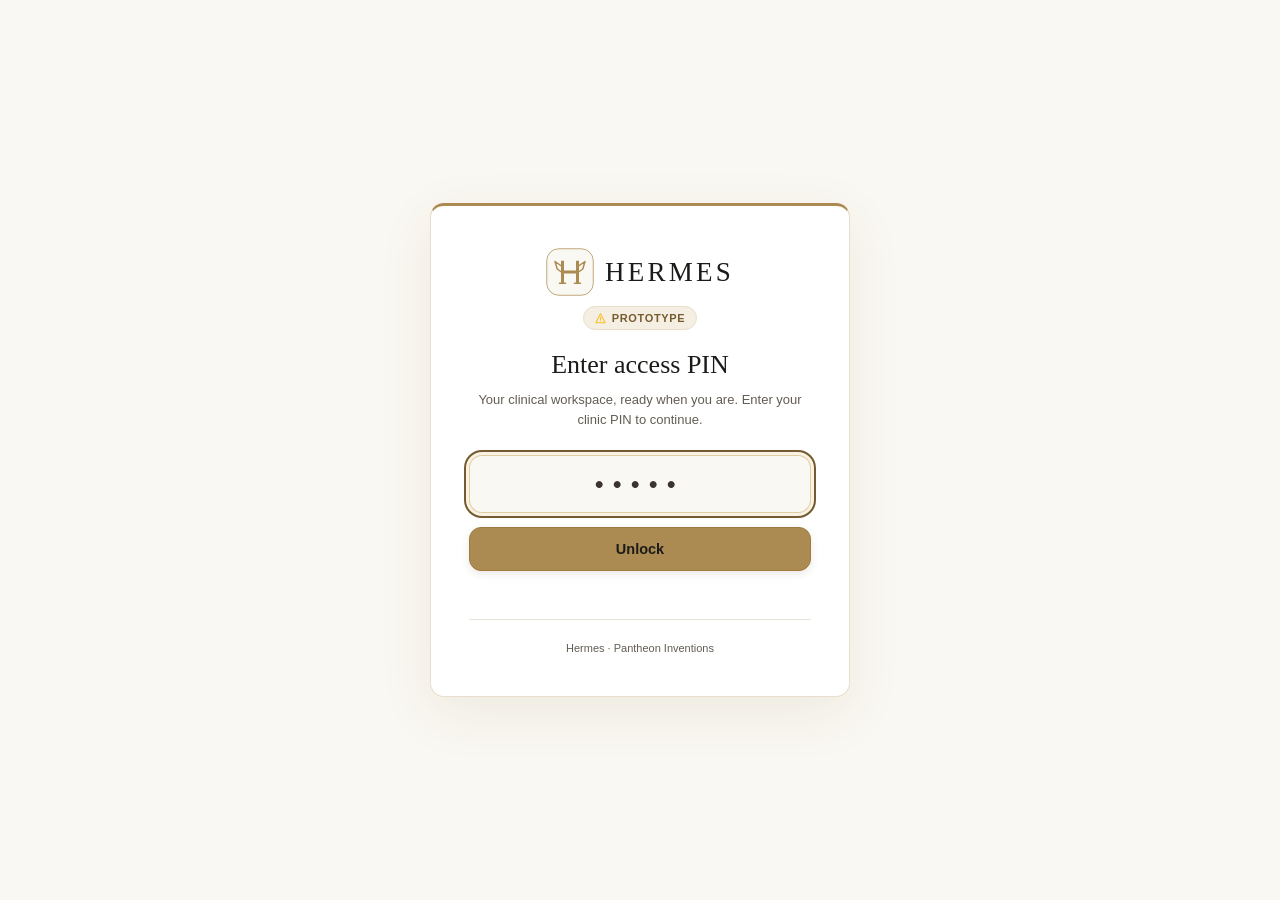
<file: templates/lock.html>
<!DOCTYPE html>
<html lang="en">
<head>
  <meta charset="UTF-8">
  <title>Hermes — Locked</title>
  <meta name="viewport" content="width=device-width, initial-scale=1.0">
  <meta name="author" content="Jacob Zeger">
  <link rel="icon" type="image/svg+xml" href="/static/hermes-mark.svg">
  <style>
    *, *::before, *::after { box-sizing: border-box; margin: 0; padding: 0; }
    :root { --font: -apple-system, BlinkMacSystemFont, "Segoe UI", Roboto, "Helvetica Neue", Arial, sans-serif; --gold: #C4973A; --gold-lt: #D4AE55; }
    html, body { height: 100%; }
    body {
      font-family: var(--font);
      background:
        radial-gradient(900px 500px at 60% -5%, rgba(196,151,58,0.10), transparent 55%),
        radial-gradient(700px 500px at -5% 110%, rgba(196,151,58,0.07), transparent 52%),
        #faf8f2;
      color: #EDE8DC;
      display: flex; align-items: center; justify-content: center;
      min-height: 100vh; padding: 20px;
      -webkit-font-smoothing: antialiased;
    }

    .lock-card {
      width: 360px; max-width: 94vw;
      background: #131212;
      border: 1px solid rgba(196,151,58,0.2);
      border-radius: 22px; padding: 34px 30px;
      box-shadow: 0 30px 70px rgba(0,0,0,0.7), 0 0 0 1px rgba(196,151,58,0.06);
      text-align: center;
    }

    .brand-row { display: flex; align-items: center; justify-content: center; gap: 11px; margin-bottom: 6px; }
    .brand-icon { width: 38px; height: 38px; filter: drop-shadow(0 2px 8px rgba(196,151,58,0.55)); }
    .brand-word { font-size: 22px; font-weight: 800; letter-spacing: -0.5px; color: #EDE8DC; }
    .brand-word span { color: var(--gold); }

    .clinic { font-size: 11.5px; color: #5C5248; font-weight: 600; letter-spacing: 0.04em; margin-bottom: 22px; }

    .proto-badge {
      display: inline-flex; align-items: center; gap: 6px;
      background: rgba(196,151,58,0.1); border: 1px solid rgba(196,151,58,0.25);
      color: var(--gold-lt); font-size: 11px; font-weight: 700; letter-spacing: 0.06em;
      padding: 5px 11px; border-radius: 999px; margin-bottom: 20px; text-transform: uppercase;
    }

    .title { font-size: 16px; font-weight: 700; color: #EDE8DC; margin-bottom: 5px; }
    .sub   { font-size: 13px; color: #5C5248; line-height: 1.5; margin-bottom: 22px; }

    .pin-input {
      width: 100%; padding: 14px 16px; font-size: 24px; font-weight: 800;
      letter-spacing: 0.5em; text-align: center;
      background: rgba(100,85,60,0.03); border: 1px solid rgba(100,85,60,0.08);
      border-radius: 13px; color: #EDE8DC; outline: none; font-family: var(--font);
      transition: border-color 0.18s, box-shadow 0.18s;
    }
    .pin-input::placeholder { letter-spacing: 0.4em; color: #3A3330; }
    .pin-input:focus { border-color: rgba(196,151,58,0.45); box-shadow: 0 0 0 4px rgba(196,151,58,0.12); }
    .pin-input.error { border-color: rgba(224,82,82,0.6); animation: shake 0.3s; }
    @keyframes shake { 0%,100%{transform:translateX(0)} 20%,60%{transform:translateX(-7px)} 40%,80%{transform:translateX(7px)} }

    .unlock-btn {
      margin-top: 14px; width: 100%; padding: 13px;
      background: linear-gradient(135deg, #7A5C18, var(--gold)); color: #FFF8E8; border: none;
      border-radius: 12px; font-family: var(--font); font-size: 14.5px; font-weight: 700;
      cursor: pointer; transition: filter 0.15s, transform 0.12s, box-shadow 0.15s;
      box-shadow: 0 6px 18px rgba(196,151,58,0.30), inset 0 1px 0 rgba(255,255,255,0.2);
    }
    .unlock-btn:hover { filter: brightness(1.1); transform: translateY(-1px); }
    .unlock-btn:active { transform: translateY(0); }

    .err { font-size: 12.5px; color: #a73535; margin-top: 12px; min-height: 18px; font-weight: 600; }
    .foot { font-size: 11px; color: #3A3330; margin-top: 18px; }

    @media (prefers-reduced-motion: reduce) { .pin-input.error { animation: none; } }
  </style>
  <link rel="stylesheet" href="/static/hermes.css">
</head>
<body>
  <div class="lock-card">
    <div class="brand-row">
      <img src="/static/hermes-mark.svg" class="brand-icon" alt="Hermes">
      <div class="brand-word">HERMES</div>
    </div>

    <div class="proto-badge">
      <svg width="11" height="11" viewBox="0 0 13 13" fill="none"><path d="M6.5 1L12 11.5H1L6.5 1z" stroke="#fbbf24" stroke-width="1.3" stroke-linejoin="round"/><path d="M6.5 5v3M6.5 9.5h.01" stroke="#fbbf24" stroke-width="1.3" stroke-linecap="round"/></svg>
      Prototype
    </div>

    <div class="title">Enter access PIN</div>
    <div class="sub">Your clinical workspace, ready when you are. Enter your clinic PIN to continue.</div>

    <input class="pin-input" id="pinInput" type="password" inputmode="numeric" placeholder="•••••"
           maxlength="10" autocomplete="off" aria-label="Access PIN" autofocus
           onkeydown="if(event.key==='Enter')submitPin()">
    <button class="unlock-btn" onclick="submitPin()">Unlock</button>
    <div class="err" id="err"></div>

    <div class="foot">Hermes · Pantheon Inventions</div>
  </div>

  <script>
    function submitPin() {
      var input = document.getElementById("pinInput");
      var err = document.getElementById("err");
      var pin = input.value;
      fetch("/unlock", {
        method: "POST",
        headers: { "Content-Type": "application/json" },
        body: JSON.stringify({ pin: pin })
      }).then(function(r) {
        if (r.ok) {
          window.location.reload();
        } else {
          err.textContent = "Incorrect PIN — try again.";
          input.value = "";
          input.classList.add("error");
          setTimeout(function() { input.classList.remove("error"); err.textContent = ""; input.focus(); }, 1100);
        }
      }).catch(function() {
        err.textContent = "Connection error — try again.";
      });
    }
  </script>
</body>
</html>
</file>
<file: static/hermes.css>
/* Hermes / Pantheon Inventions — Apollo's warm paper and solar gold. */
:root {
  color-scheme: light;
  --gold: #ac8b52; --gold-lt: #80632f; --gold-dk: #765b2e;
  --gold-soft: #f5efe3; --gold-glow: rgba(172,139,82,.15);
  --gold-border: #e8decb; --gold-border2: #c9b58f;
  --black: #fff; --black2: #faf8f2; --black3: #f5f1e8; --black4: #ede8dd;
  --bg: #faf8f2; --surface: #fff; --border: #e7e2d8;
  --text: #1c1b19; --text-2: #625d54; --text-3: #756e61;
  --sb: #fff; --sb-text: #1c1b19; --sb-muted: #756e61;
  --sb-border: #e7e2d8; --sb-subtle: #faf8f2; --sb-hover: #f5efe3;
  --red: #b53e3e; --green: #287052; --teal: #287064;
  --blue: #326b9d; --indigo: #60539c; --purple: #7d5198; --cyan: #286d83;
  --font: 'IBM Plex Sans', 'Segoe UI', sans-serif;
  --heading: 'IBM Plex Serif', Georgia, serif;
}
html, body { background: var(--bg); color: var(--text); }
button, input, textarea { font-family: var(--font); }
button, a, input, textarea, [role=button] { -webkit-tap-highlight-color: transparent; }
:focus-visible { outline: 2px solid var(--gold-dk); outline-offset: 3px; }
.sidebar { background: #fff; border-right: 1px solid var(--border); }
.sidebar::before { background: none; }
.sb-inner { overflow-y: auto; }
.brand { padding-bottom: 18px; border-bottom: 1px solid var(--border); margin-bottom: 18px; }
.brand-icon, .hd-logo-cp { width: 44px; height: 44px; filter: none; object-fit: contain; }
.brand-word { font-family: var(--heading); font-size: 27px; font-weight: 500; letter-spacing: .12em; color: var(--text); }
.brand-word span { color: inherit; }
.brand-byline { color: var(--text-3); font-size: 10px; letter-spacing: .08em; margin-top: 10px; }
.status-monitor { background: var(--bg); border-color: var(--border); box-shadow: none; }
.status-lbl, .sb-label { text-transform: none; letter-spacing: .02em; font-size: 11px; font-weight: 600; }
.orb { background: #eee9df; box-shadow: none; }
.orb-core { background: var(--gold); }
.status-val.s-recording, .timer, .tx-badge.live, .live-pill { color: #a73535; }
.status-val.s-done, .ps-in_visit, .hipaa-badge { color: #287052; }
.tog-card, .tog-pill, .kbd { border-color: var(--border); }
.tog-pill { background: #ddd8cd; }
.fab-start, .copy-fab, .unlock-btn, .pin-btn, .m-btn-add {
  background: var(--gold); color: #1c1b19; border: 1px solid #9c7a42;
  box-shadow: 0 3px 8px rgba(92,72,36,.12); text-shadow: none;
}
.fab-start:hover:not(:disabled), .copy-fab:hover, .unlock-btn:hover, .pin-btn:hover {
  background: #bb9c65; box-shadow: 0 4px 12px rgba(92,72,36,.16); transform: translateY(-1px); filter: none;
}
.fab::before, .copy-fab::before { display: none; }
.fab-pulse-ring { display: none; }
.fab-stop { background: #b53e3e; box-shadow: none; }
.fab-stop:hover:not(:disabled) { background: #9e3030; box-shadow: none; }
.fab:disabled { opacity: .42; box-shadow: none; cursor: not-allowed; }
.btn-clear { border-color: var(--border); color: var(--text-2); }
#transcript { background: #faf8f2; border-color: var(--border); color: var(--text-2); }
#transcript:focus { color: var(--text); }
textarea::placeholder, input::placeholder { color: #817b70; opacity: 1; }
.m-header, .header { background: #fff; box-shadow: none; border-bottom: 1px solid var(--border); min-height: 80px; }
.m-title, .hd-title { font-family: var(--heading); font-size: 23px; font-weight: 500; letter-spacing: -.4px; }
.m-sub { margin-top: 5px; font-size: 12px; }
.tab-link { padding: 9px 13px; border-color: var(--border); font-size: 12px; }
.tab-link.active { background: var(--gold-soft); color: var(--gold-dk); border-color: var(--gold-border2); }
.display-btn, .icon-btn { background: #fff; color: var(--text-2); border-color: var(--border); }
.queue-bar, .ph-bar, .pt-header, .d-tabs, .ltx-wrap { background: #fff; border-color: var(--border); }
.queue-bar { padding-top: 13px; padding-bottom: 13px; }
.pt-card { background: #faf8f2; box-shadow: none; border-color: var(--border); }
.pt-card.active { background: var(--gold-soft); border-color: var(--gold); }
.note-area { padding: 28px 28px 110px; }
.note-grid { gap: 20px; max-width: 1500px; margin: 0 auto; }
.note-card, .note-section { background: #fff; border: 1px solid var(--border); box-shadow: 0 2px 5px rgba(50,40,20,.035); }
.note-card:hover, .note-card:focus-within, .note-section:hover { transform: none; box-shadow: 0 3px 12px rgba(50,40,20,.06); border-color: var(--gold-border2); }
.note-card.filled, .note-card.updated, .note-section.fresh { box-shadow: none; }
.card-head, .sec-head { background: #fff; border-bottom-color: #efebe3; padding: 15px 18px 12px; }
.card-title, .sec-name { font-size: 13px; font-weight: 600; }
.card-icon, .card-badge { color: var(--gold-dk); }
.card-icon { box-shadow: none; filter: none; }
.card-title, .sec-name, .fab { text-transform: none; letter-spacing: .01em; }
.tx-section { flex: 1 0 130px; min-height: 130px; margin-bottom: 14px; }
.tx-wrap { min-height: 95px; }
.card-badge { background: var(--gold-soft); box-shadow: none; border-color: var(--gold-border); }
.note-card textarea { padding: 15px 18px; font-size: 14px; line-height: 1.75; }
.note-card textarea:focus { outline: 2px solid var(--gold-border2); outline-offset: -2px; }
.sec-body { font-size: 15px; line-height: 1.75; }
.m-footer { background: var(--bg); border-color: var(--border); }
.modal, .pin-box { background: #fff; box-shadow: 0 24px 80px rgba(55,45,25,.18); }
.modal-overlay, .pin-overlay, .backdrop { background: rgba(40,35,25,.3); backdrop-filter: blur(5px); }
.m-input, .pin-input { background: #faf8f2; color: var(--text); border-color: #d9cfbc; }
.modal-title, .pin-title { font-family: var(--heading); font-weight: 500; }
.toast, .chime-toast { background: #fff; color: var(--text); box-shadow: 0 6px 24px rgba(55,45,25,.12); }
.toast.ok { background: #edf6ef; color: #286b43; }
.toast.err { background: #fff0ee; color: #a12f2f; }
.sk-line, .sk-bar { background: linear-gradient(90deg,#f3efe5 25%,#e7dfcf 37%,#f3efe5 63%); background-size: 400% 100%; }
.back-btn, .back-btn:hover, .mobile-bar { background: #fff; }
.hl-med { color: #245f90; background: #eaf2fb; }
.hl-allergy { color: #a12f2f; background: #ffece8; }
.lock-card { width: 420px; background: #fff; padding: 42px 38px; border: 1px solid var(--gold-border); border-top: 3px solid var(--gold); border-radius: 14px; box-shadow: 0 16px 55px rgba(88,69,31,.08); }
.lock-card .brand-row { margin-bottom: 10px; }
.lock-card .brand-icon { width: 48px; height: 48px; }
.lock-card .title { font-family: var(--heading); font-size: 26px; font-weight: 400; color: var(--text); margin-bottom: 10px; }
.lock-card .sub, .lock-card .clinic, .lock-card .foot { color: var(--text-2); }
.lock-card .clinic { margin-top: 16px; }
.lock-card .pin-input { margin-top: 4px; }
.lock-card .err { color: #a12f2f; }
.lock-card .foot { border-top: 1px solid var(--border); padding-top: 22px; }
.proto-badge { color: var(--gold-dk); background: var(--gold-soft); border-color: var(--gold-border); }
.hermes-display-brand { font-family: var(--heading); font-size: 20px; letter-spacing: .1em; }
.hd-logo { filter: brightness(.5); opacity: 1; }
.empty-gem { box-shadow: none; background: var(--gold-soft); color: var(--gold-dk); }
.empty-title { font-family: var(--heading); font-weight: 500; font-size: 27px; }
@media (max-width: 1100px) { .m-title { font-size: 20px; } .m-sub { max-width: 230px; } .m-header { padding: 12px 18px; } }
@media (max-width: 780px) {
  .m-header { min-height: 76px; gap: 10px; flex-wrap: wrap; height: auto; padding: 14px; }
  .m-title { font-size: 22px; }
  .m-actions { gap: 6px; }
  .note-area { padding: 18px 14px 105px; }
  .sidebar.open { box-shadow: 12px 0 50px rgba(55,45,25,.16); }
  .footer-hint { flex-wrap: wrap; gap: 6px; }
  .hermes-display-brand { display: none; }
}
@media (max-width: 420px) { .m-actions { width: 100%; justify-content: flex-end; } .lock-card { padding: 32px 24px; } }
@media print { .header, .back-tab, .mobile-bar, .ph-bar, .d-tabs { display: none; } .note-section { box-shadow: none; break-inside: avoid; } }

.workspace-save {display:flex;justify-content:space-between;gap:12px;padding:9px 24px;border-top:1px solid var(--border);font-size:11px;color:var(--text-2);background:#fff;} #saveStatus {border:0;background:none;color:var(--gold-dk);cursor:pointer;font-size:11px;}
</file>
